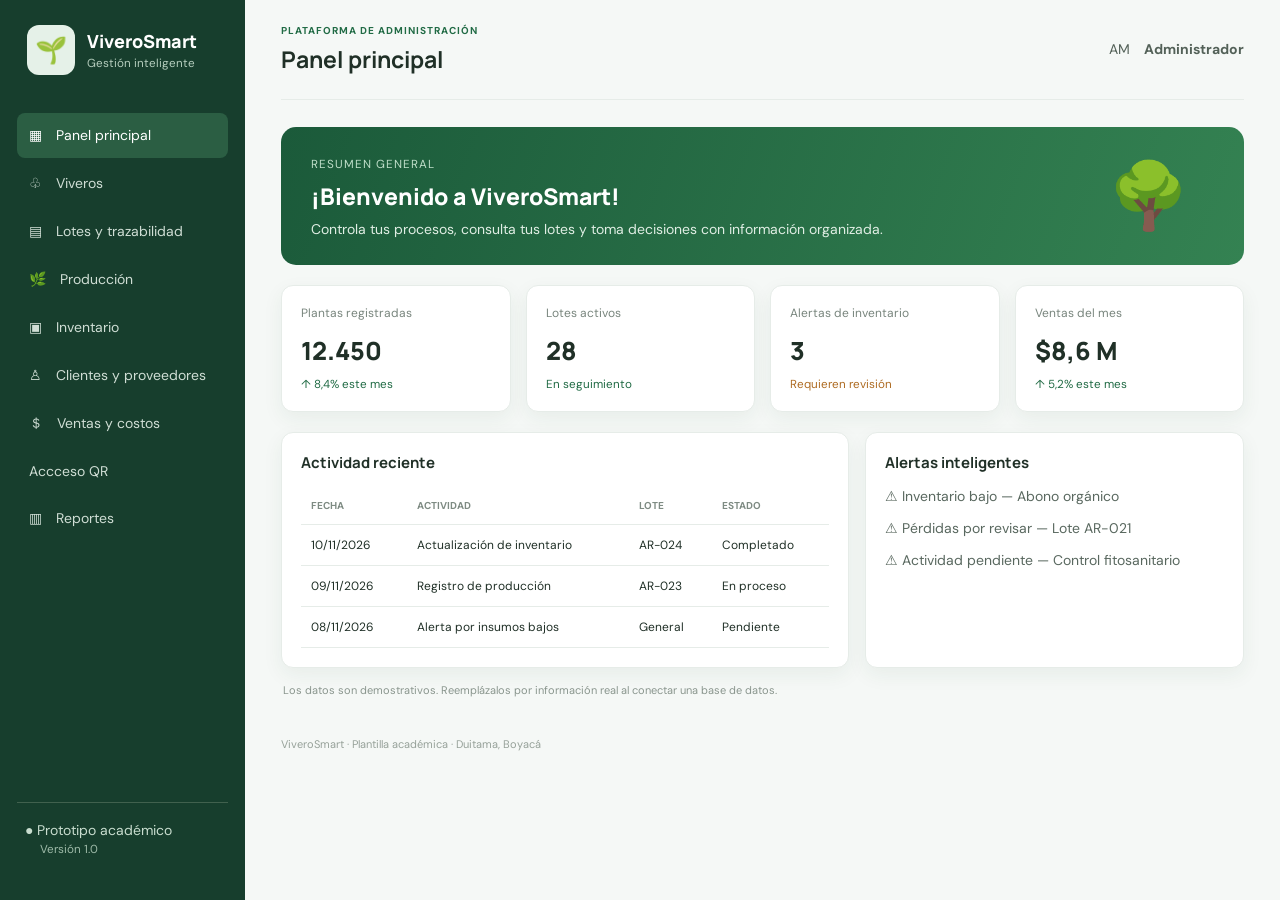
<file: index.html>
<!doctype html>
<html lang="es"><head><meta charset="utf-8"><meta name="viewport" content="width=device-width,initial-scale=1">
<title>ViveroSmart | Gestión de viveros</title><link rel="stylesheet" href="css/styles.css"></head>
<body>
<aside class="sidebar" id="sidebar">
  <div class="brand"><span>🌱</span><div><b>ViveroSmart</b><small>Gestión inteligente</small></div></div>
  <nav>
    <a class="active" href="#inicio" data-page="inicio">▦　Panel principal</a>
    <a href="#viveros" data-page="viveros">♧　Viveros</a>
    <a href="#lotes" data-page="lotes">▤　Lotes y trazabilidad</a>
    <a href="#produccion" data-page="produccion">🌿　Producción</a>
    <a href="#inventario" data-page="inventario">▣　Inventario</a>
    <a href="#clientes" data-page="clientes">♙　Clientes y proveedores</a>
    <a href="#ventas" data-page="ventas">＄　Ventas y costos</a>
    <a href="#Qr" data-page="qr">Accceso QR</a>
    <a href="#reportes" data-page="reportes">▥　Reportes</a>
  </nav><div class="sidefoot">● Prototipo académico<br><small>Versión 1.0</small></div>
</aside>
<main>
<header><button id="menu">☰</button><div><small>PLATAFORMA DE ADMINISTRACIÓN</small><h1 id="heading">Panel principal</h1></div><div class="profile">AM　<b>Administrador</b></div></header>
<section id="inicio" class="page active">
 <div class="hero"><div><small>RESUMEN GENERAL</small><h2>¡Bienvenido a ViveroSmart!</h2><p>Controla tus procesos, consulta tus lotes y toma decisiones con información organizada.</p></div><span>🌳</span></div>
 <div class="stats">
  <article><label>Plantas registradas</label><strong>12.450</strong><small>↑ 8,4% este mes</small></article>
  <article><label>Lotes activos</label><strong>28</strong><small>En seguimiento</small></article>
  <article><label>Alertas de inventario</label><strong>3</strong><small class="warn">Requieren revisión</small></article>
  <article><label>Ventas del mes</label><strong>$8,6 M</strong><small>↑ 5,2% este mes</small></article>
 </div>
 <div class="columns"><article class="panel"><h3>Actividad reciente</h3><table><tr><th>Fecha</th><th>Actividad</th><th>Lote</th><th>Estado</th></tr><tr><td>10/11/2026</td><td>Actualización de inventario</td><td>AR-024</td><td>Completado</td></tr><tr><td>09/11/2026</td><td>Registro de producción</td><td>AR-023</td><td>En proceso</td></tr><tr><td>08/11/2026</td><td>Alerta por insumos bajos</td><td>General</td><td>Pendiente</td></tr></table></article>
 <article class="panel"><h3>Alertas inteligentes</h3><p>⚠ Inventario bajo — Abono orgánico</p><p>⚠ Pérdidas por revisar — Lote AR-021</p><p>⚠ Actividad pendiente — Control fitosanitario</p></article></div>
 <p class="note">Los datos son demostrativos. Reemplázalos por información real al conectar una base de datos.</p>
</section>
<section id="viveros" class="page"><div class="sectionhead"><div><h2>Gestión de viveros</h2><p>Administra las unidades productivas.</p></div> <a href="viveros.html"><button data-demo="vivero" >  ＋ Nuevo vivero</button></a></div><article class="panel"><table><tr><th>Nombre</th><th>Ubicación</th><th>Responsable</th><th>Estado</th></tr><tr><td>Vivero Santa Lucía</td><td>Duitama, Boyacá</td><td>Administrador</td><td>Activo</td></tr><tr><td>Vivero El Robledal</td><td>Duitama, Boyacá</td><td>Encargado</td><td>Activo</td></tr></table></article></section>
<section id="lotes" class="page"><div class="sectionhead"><div><h2>Lotes y trazabilidad</h2><p>Consulta el historial de cada lote de plantas.</p></div> <a href="lote.html"><button data-demo="lote">＋ Registrar lote</button></a></div><article class="panel"><table><tr><th>Código</th><th>Especie</th><th>Variedad</th><th>Cantidad</th><th>Estado</th><th>Pasaporte</th></tr><tr><td>AR-024</td><td>Arándano</td><td>Biloxi</td><td>1.200</td><td>Activo</td><td><button class="light" data-qr="AR-024">Ver QR</button></td></tr><tr><td>AR-023</td><td>Arándano</td><td>Legacy</td><td>850</td><td>En desarrollo</td><td><button class="light" data-qr="AR-023">Ver QR</button></td></tr></table></article></section>
<section id="produccion" class="page"><div class="sectionhead"><div><h2>Producción</h2><p>Registra actividades, cantidades producidas y pérdidas.</p></div> <a href="actividad.html"><button data-demo="actividad">＋ Registrar actividad</button></a></div><div class="stats"><article><label>Plantas producidas</label><strong>2.650</strong></article><article><label>Pérdidas registradas</label><strong>84</strong></article><article><label>Supervivencia estimada</label><strong>96,8%</strong></article></div></section>
<section id="inventario" class="page"><div class="sectionhead"><div><h2>Inventario</h2><p>Controla plantas, insumos y materiales.</p></div><a href="insumo.html"><button data-demo="insumo">＋ Agregar insumo</button></a></div><article class="panel"><table><tr><th>Insumo</th><th>Categoría</th><th>Existencia</th><th>Mínimo</th><th>Estado</th></tr><tr><td>Abono orgánico</td><td>Fertilizante</td><td>4 unidades</td><td>10</td><td class="warn">Bajo</td></tr><tr><td>Bandejas germinadoras</td><td>Material</td><td>45 unidades</td><td>15</td><td>Disponible</td></tr><tr><td>Sustrato</td><td>Insumo</td><td>32 sacos</td><td>10</td><td>Disponible</td></tr></table></article></section>
<section id="clientes" class="page"><div class="sectionhead"><div><h2>Clientes y proveedores</h2><p>Centraliza los contactos comerciales.</p></div><a href="clientes_probedores.html"><button data-demo="contacto">＋ Nuevo contacto</button></a></div><article class="panel empty">♙<h3>Directorio comercial</h3><p>Administra aquí clientes y proveedores.</p></article></section>
<section id="ventas" class="page"><div class="sectionhead"><div><h2>Ventas y costos</h2><p>Consulta operaciones comerciales y costos asociados.</p></div><a href="venta.html"><button data-demo="venta">＋ Registrar venta</button></a></div><div class="stats"><article><label>Ventas del mes</label><strong>$8.600.000</strong></article><article><label>Costos registrados</label><strong>$3.250.000</strong></article><article><label>Saldo estimado</label><strong>$5.350.000</strong></article></div></section>
<section id="qr" class="page"><div class="sectionhead"><div><h2>Acceso a qr</h2><p>Consulta el vivero mediante QR.</p></div><button data-demo="venta">＋ Buscar</button></div><div class="stats"><article><label>Cargar qr</label><strong>Agregar imagen</strong></article></div></section>
<section id="reportes" class="page"><div class="sectionhead"><div><h2>Reportes y análisis</h2><p>Indicadores para apoyar la toma de decisiones.</p></div><button id="print">Imprimir reporte</button></div><article class="panel"><h3>Reportes disponibles</h3><ul><li>Producción por lote</li><li>Existencias y alertas de inventario</li><li>Registro de pérdidas</li><li>Ventas y costos por periodo</li><li>Historial de trazabilidad</li></ul><p class="note">La generación automática requiere conectar la base de datos y desarrollar el backend.</p></article></section>
<footer>ViveroSmart · Plantilla académica · Duitama, Boyacá</footer>
</main><div id="toast"></div><script src="js/app.js"></script></body></html>
</file>
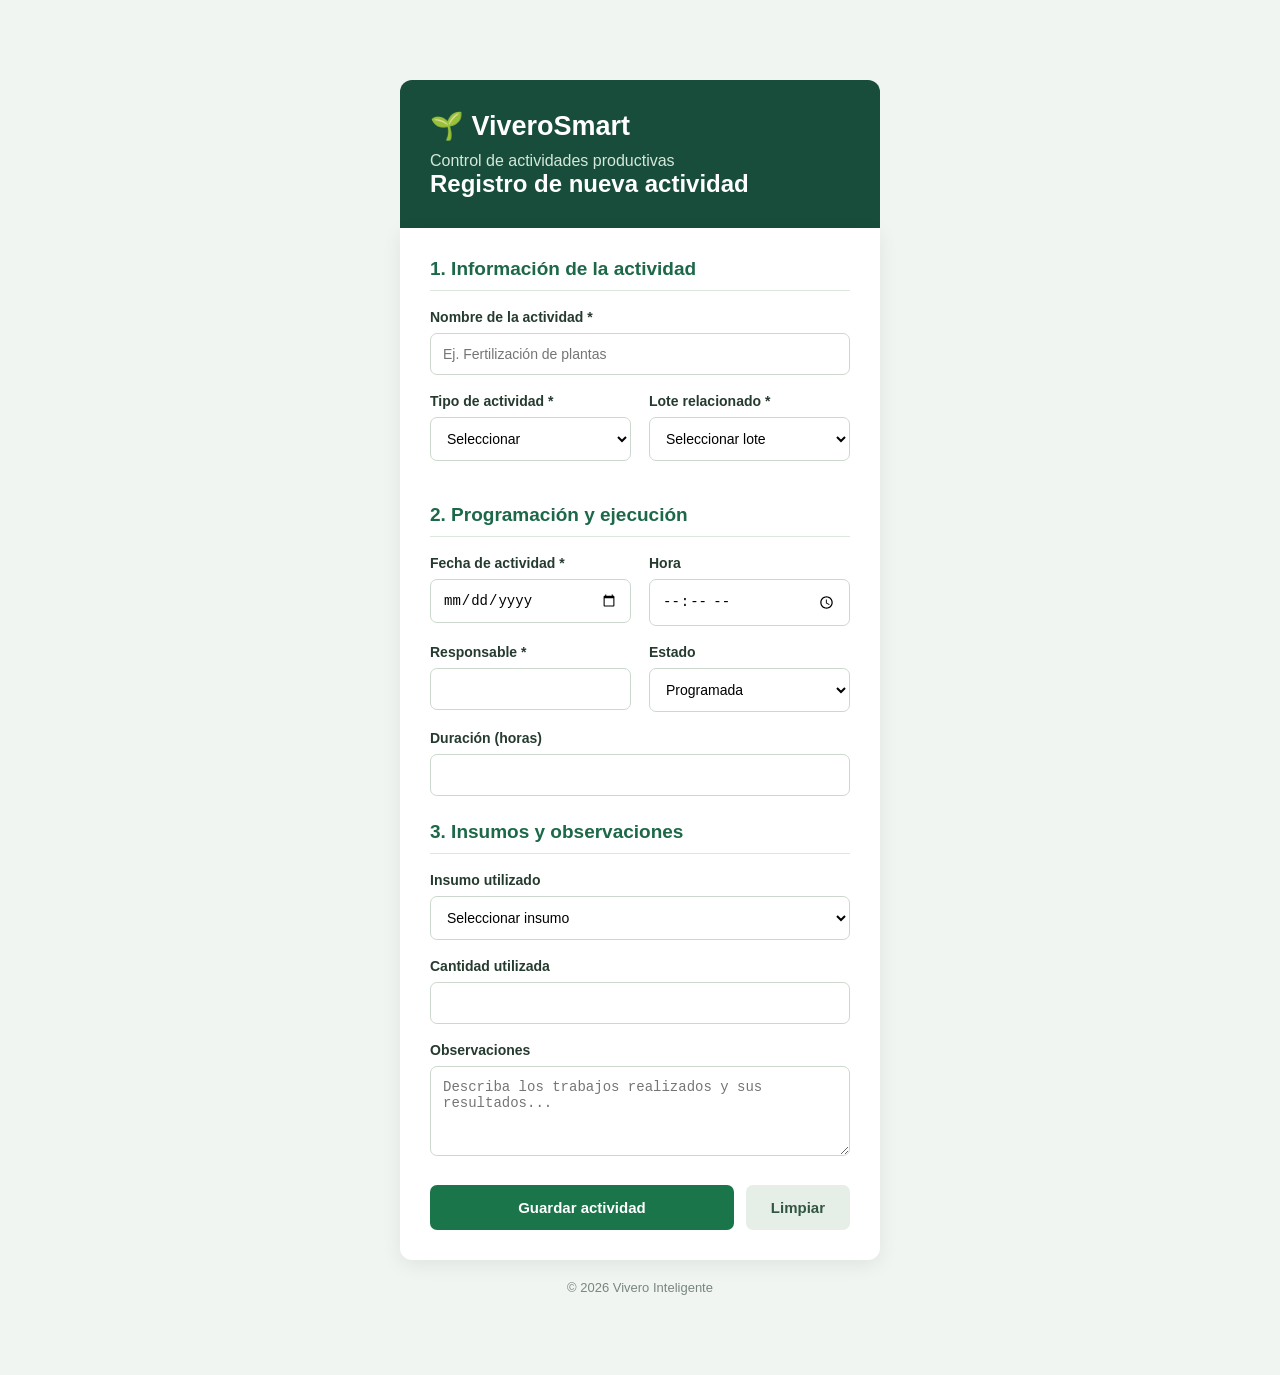
<file: actividad.html>
<!DOCTYPE html>
<html lang="es">
<head>
<meta charset="UTF-8">
<meta name="viewport" content="width=device-width, initial-scale=1.0">
<title>Nueva Actividad - Vivero Inteligente</title>
<link rel="stylesheet" href="css/styles1.css">
</head>
<body>

<div class="contenedor">

<header class="encabezado">
<h1>🌱 ViveroSmart</h1>
<p>Control de actividades productivas</p>
<h2>Registro de nueva actividad</h2>
</header>

<form class="formulario" action="../backend/guardar_actividad.php" method="POST">

<section class="seccion">
<h2>1. Información de la actividad</h2>

<div class="campo">
<label>Nombre de la actividad *</label>
<input type="text" name="nombre_actividad"
placeholder="Ej. Fertilización de plantas" required>
</div>

<div class="fila">
<div class="campo">
<label>Tipo de actividad *</label>
<select name="tipo_actividad" required>
<option value="">Seleccionar</option>
<option>Riego</option>
<option>Fertilización</option>
<option>Poda</option>
<option>Fumigación</option>
<option>Siembra</option>
<option>Trasplante</option>
<option>Control de plagas</option>
<option>Mantenimiento</option>
<option>Otra</option>
</select>
</div>

<div class="campo">
<label>Lote relacionado *</label>
<select name="lote_id" required>
<option value="">Seleccionar lote</option>
</select>
</div>
</div>
</section>

<section class="seccion">
<h2>2. Programación y ejecución</h2>

<div class="fila">
<div class="campo">
<label>Fecha de actividad *</label>
<input type="date" name="fecha" required>
</div>

<div class="campo">
<label>Hora</label>
<input type="time" name="hora">
</div>
</div>

<div class="fila">
<div class="campo">
<label>Responsable *</label>
<input type="text" name="responsable" required>
</div>

<div class="campo">
<label>Estado</label>
<select name="estado">
<option>Programada</option>
<option>En ejecución</option>
<option>Finalizada</option>
<option>Cancelada</option>
</select>
</div>
</div>

<div class="campo">
<label>Duración (horas)</label>
<input type="number" name="duracion" min="0" step="0.5">
</div>
</section>

<section class="seccion">
<h2>3. Insumos y observaciones</h2>

<div class="campo">
<label>Insumo utilizado</label>
<select name="insumo_id">
<option value="">Seleccionar insumo</option>
</select>
</div>

<div class="campo">
<label>Cantidad utilizada</label>
<input type="number" name="cantidad_insumo" min="0" step="0.01">
</div>

<div class="campo">
<label>Observaciones</label>
<textarea name="observaciones"
placeholder="Describa los trabajos realizados y sus resultados..."></textarea>
</div>
</section>

<div class="botones">
<button type="submit" class="registrar">Guardar actividad</button>
<button type="reset" class="limpiar">Limpiar</button>
</div>

</form>

<footer>© 2026 Vivero Inteligente</footer>
</div>
</body>
</html>
</file>
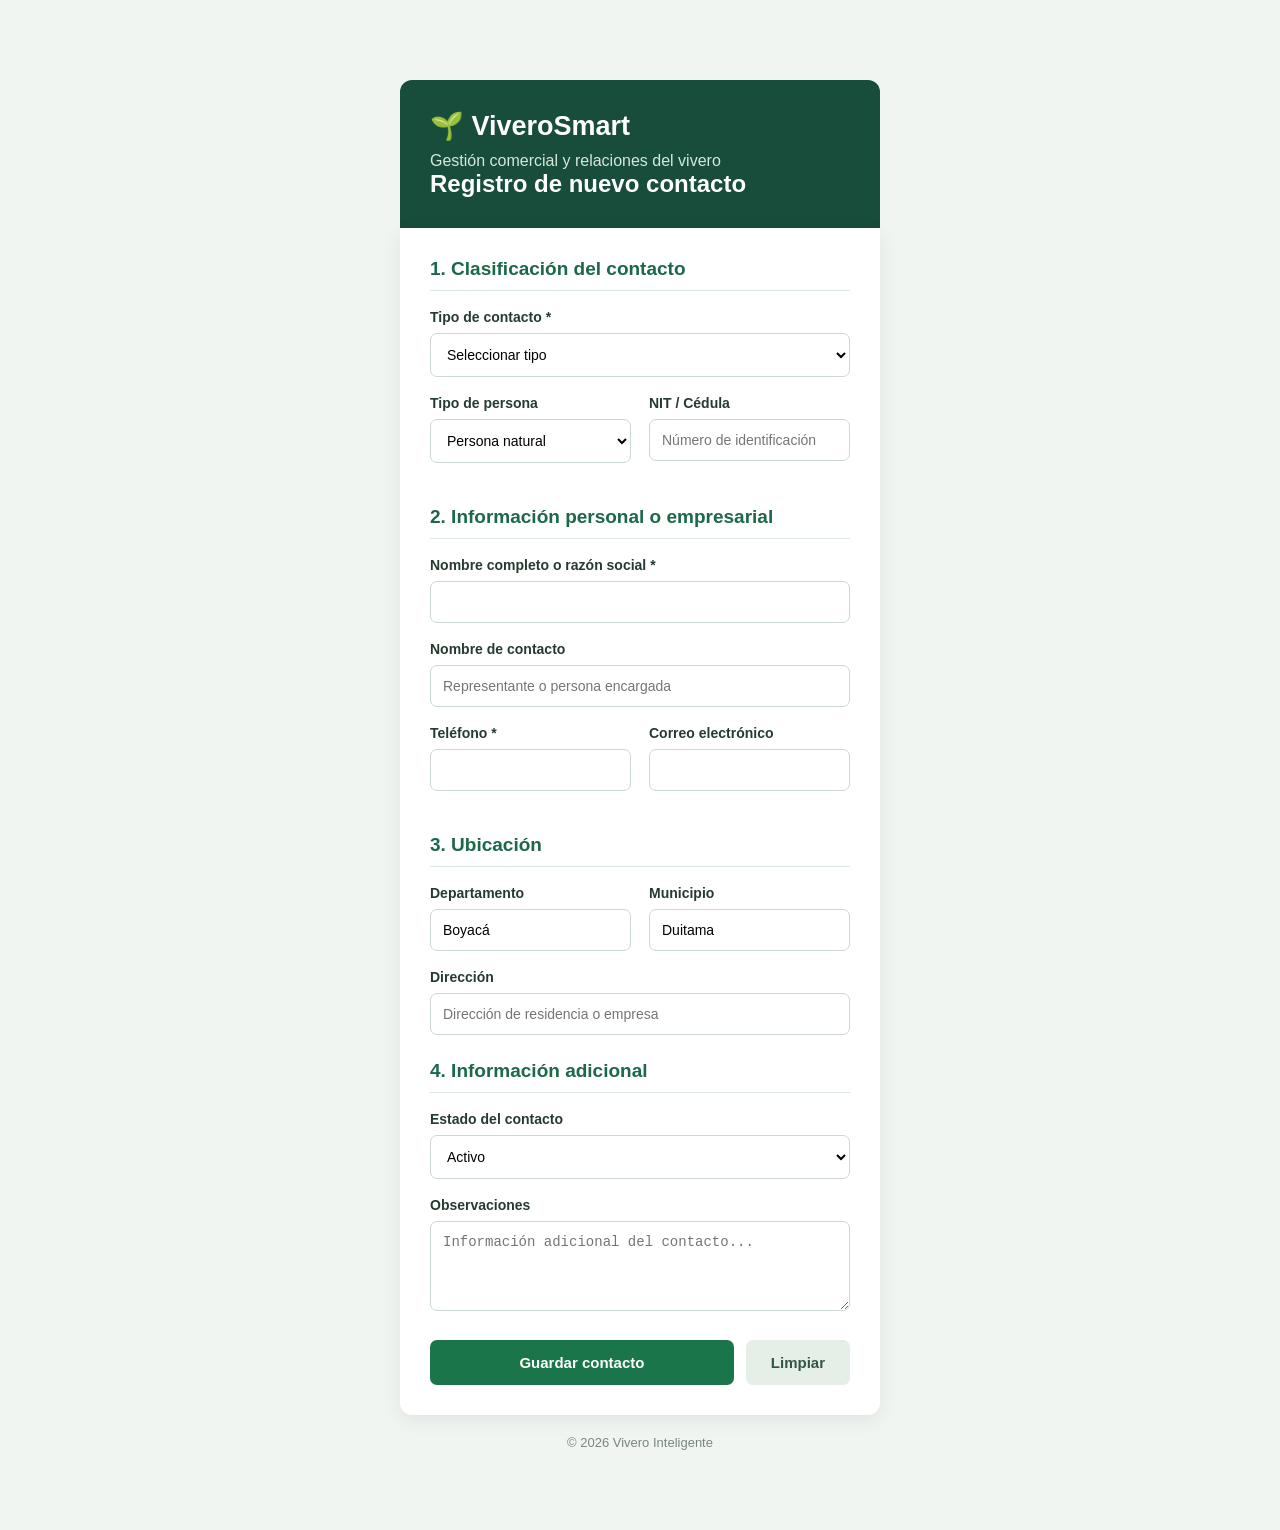
<file: clientes_probedores.html>
<!DOCTYPE html>
<html lang="es">
<head>
<meta charset="UTF-8">
<meta name="viewport" content="width=device-width, initial-scale=1.0">
<title>Nuevo Contacto - Vivero Inteligente</title>
<link rel="stylesheet" href="css/styles1.css">
</head>
<body>

<div class="contenedor">

<header class="encabezado">
<h1>🌱 ViveroSmart</h1>
<p>Gestión comercial y relaciones del vivero</p>
<h2>Registro de nuevo contacto</h2>
</header>

<form class="formulario" action="../backend/guardar_contacto.php" method="POST">

<section class="seccion">
<h2>1. Clasificación del contacto</h2>

<div class="campo">
<label>Tipo de contacto *</label>
<select name="tipo_contacto" required>
<option value="">Seleccionar tipo</option>
<option value="Cliente">Cliente</option>
<option value="Proveedor">Proveedor</option>
</select>
</div>

<div class="fila">
<div class="campo">
<label>Tipo de persona</label>
<select name="tipo_persona">
<option value="Natural">Persona natural</option>
<option value="Juridica">Persona jurídica</option>
</select>
</div>

<div class="campo">
<label>NIT / Cédula</label>
<input type="text" name="identificacion"
placeholder="Número de identificación">
</div>
</div>
</section>

<section class="seccion">
<h2>2. Información personal o empresarial</h2>

<div class="campo">
<label>Nombre completo o razón social *</label>
<input type="text" name="nombre" required>
</div>

<div class="campo">
<label>Nombre de contacto</label>
<input type="text" name="persona_contacto"
placeholder="Representante o persona encargada">
</div>

<div class="fila">
<div class="campo">
<label>Teléfono *</label>
<input type="tel" name="telefono" required>
</div>

<div class="campo">
<label>Correo electrónico</label>
<input type="email" name="correo">
</div>
</div>
</section>

<section class="seccion">
<h2>3. Ubicación</h2>

<div class="fila">
<div class="campo">
<label>Departamento</label>
<input type="text" name="departamento"
value="Boyacá">
</div>

<div class="campo">
<label>Municipio</label>
<input type="text" name="municipio"
value="Duitama">
</div>
</div>

<div class="campo">
<label>Dirección</label>
<input type="text" name="direccion"
placeholder="Dirección de residencia o empresa">
</div>
</section>

<section class="seccion">
<h2>4. Información adicional</h2>

<div class="campo">
<label>Estado del contacto</label>
<select name="estado">
<option value="Activo">Activo</option>
<option value="Inactivo">Inactivo</option>
</select>
</div>

<div class="campo">
<label>Observaciones</label>
<textarea name="observaciones"
placeholder="Información adicional del contacto..."></textarea>
</div>
</section>

<div class="botones">
<button type="submit" class="registrar">Guardar contacto</button>
<button type="reset" class="limpiar">Limpiar</button>
</div>

</form>

<footer>© 2026 Vivero Inteligente</footer>
</div>
</body>
</html>
</file>
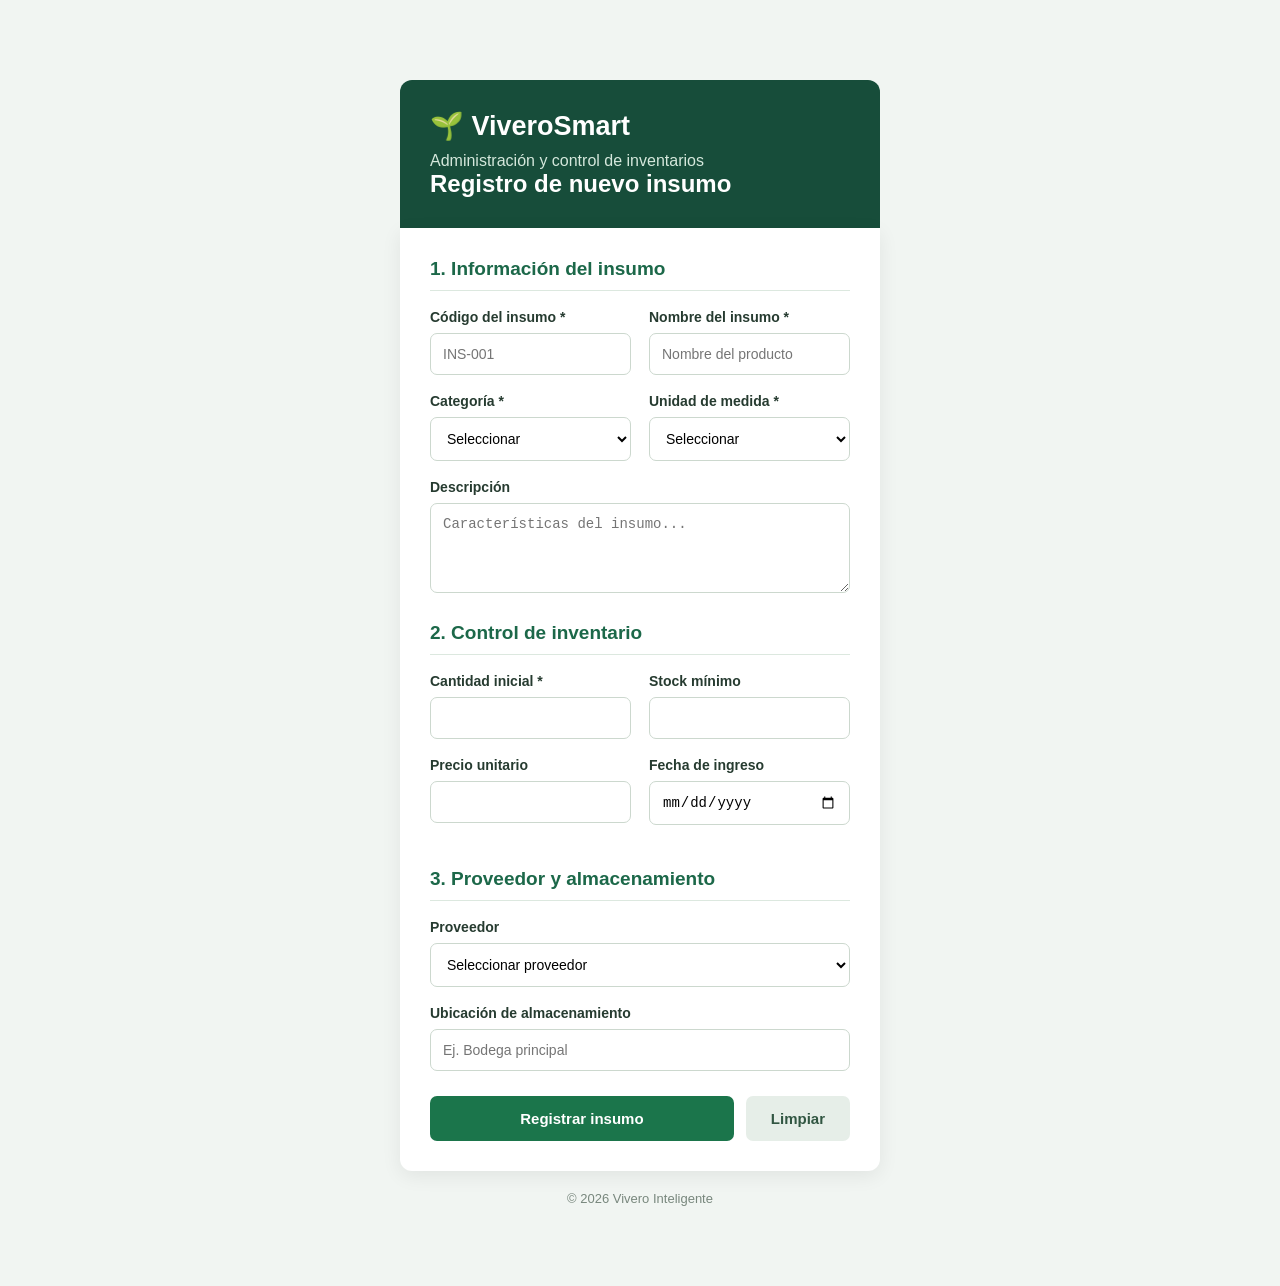
<file: insumo.html>
<!DOCTYPE html>
<html lang="es">
<head>
<meta charset="UTF-8">
<meta name="viewport" content="width=device-width, initial-scale=1.0">
<title>Nuevo Insumo - ViveroSmart</title>
<link rel="stylesheet" href="css/styles1.css">
</head>
<body>

<div class="contenedor">

<header class="encabezado">
<h1>🌱 ViveroSmart</h1>
<p>Administración y control de inventarios</p>
<h2>Registro de nuevo insumo</h2>
</header>

<form class="formulario" action="../backend/guardar_insumo.php" method="POST">

<section class="seccion">
<h2>1. Información del insumo</h2>

<div class="fila">
<div class="campo">
<label>Código del insumo *</label>
<input type="text" name="codigo" placeholder="INS-001" required>
</div>

<div class="campo">
<label>Nombre del insumo *</label>
<input type="text" name="nombre" placeholder="Nombre del producto" required>
</div>
</div>

<div class="fila">
<div class="campo">
<label>Categoría *</label>
<select name="categoria" required>
<option value="">Seleccionar</option>
<option>Fertilizantes</option>
<option>Abonos</option>
<option>Sustratos</option>
<option>Herramientas</option>
<option>Semillas</option>
<option>Bolsas y bandejas</option>
<option>Productos fitosanitarios</option>
<option>Otros</option>
</select>
</div>

<div class="campo">
<label>Unidad de medida *</label>
<select name="unidad" required>
<option value="">Seleccionar</option>
<option>Unidad</option>
<option>Kilogramos</option>
<option>Gramos</option>
<option>Litros</option>
<option>Mililitros</option>
<option>Bultos</option>
<option>Paquetes</option>
</select>
</div>
</div>

<div class="campo">
<label>Descripción</label>
<textarea name="descripcion" placeholder="Características del insumo..."></textarea>
</div>
</section>

<section class="seccion">
<h2>2. Control de inventario</h2>

<div class="fila">
<div class="campo">
<label>Cantidad inicial *</label>
<input type="number" name="cantidad" min="0" step="0.01" required>
</div>

<div class="campo">
<label>Stock mínimo</label>
<input type="number" name="stock_minimo" min="0" step="0.01">
</div>
</div>

<div class="fila">
<div class="campo">
<label>Precio unitario</label>
<input type="number" name="precio" min="0" step="0.01">
</div>

<div class="campo">
<label>Fecha de ingreso</label>
<input type="date" name="fecha_ingreso">
</div>
</div>
</section>

<section class="seccion">
<h2>3. Proveedor y almacenamiento</h2>

<div class="campo">
<label>Proveedor</label>
<select name="proveedor_id">
<option value="">Seleccionar proveedor</option>
</select>
</div>

<div class="campo">
<label>Ubicación de almacenamiento</label>
<input type="text" name="ubicacion"
placeholder="Ej. Bodega principal">
</div>
</section>

<div class="botones">
<button type="submit" class="registrar">Registrar insumo</button>
<button type="reset" class="limpiar">Limpiar</button>
</div>

</form>

<footer>© 2026 Vivero Inteligente</footer>
</div>
</body>
</html>
</file>
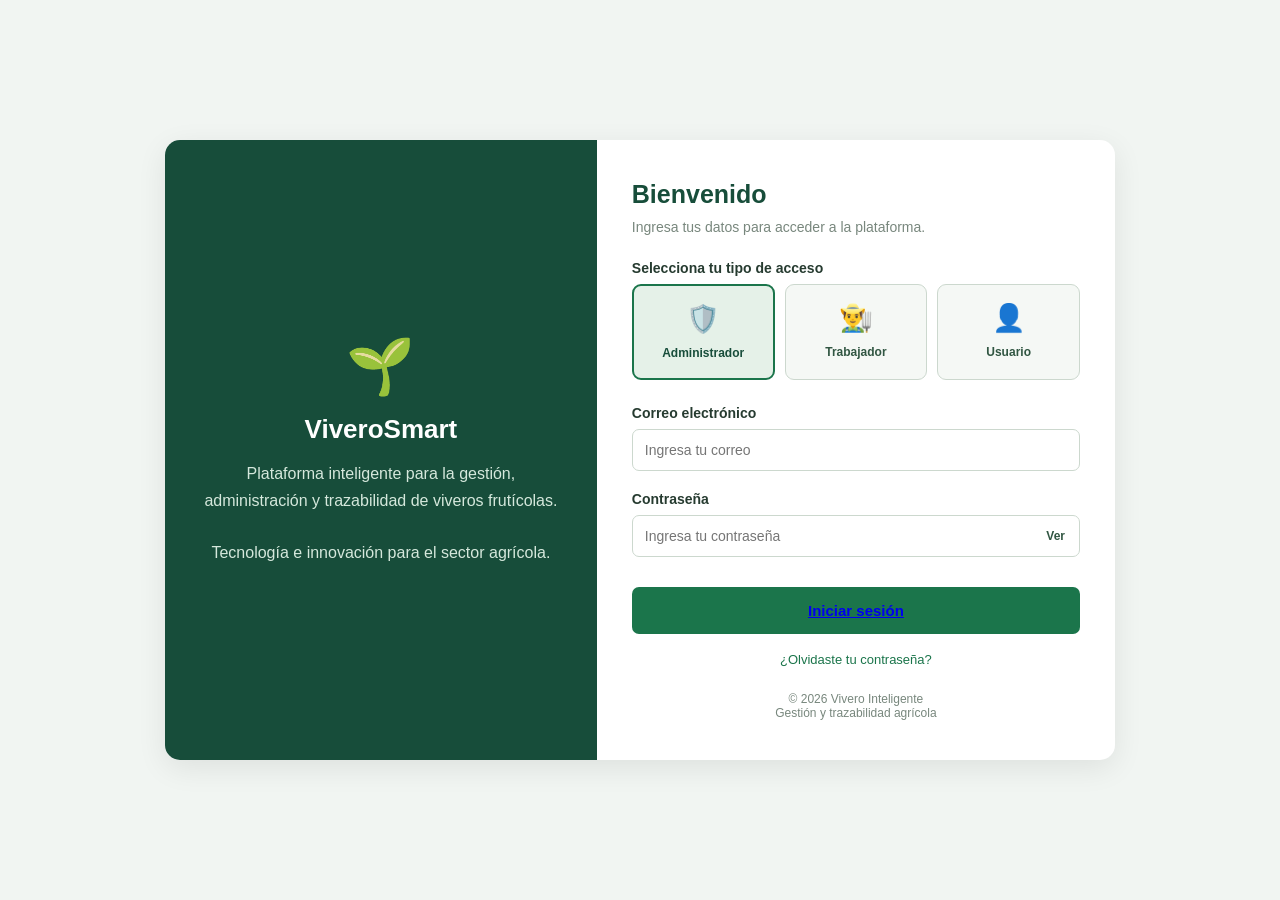
<file: login.html>
<!DOCTYPE html>
<html lang="es">
<head>
<meta charset="UTF-8">
<meta name="viewport" content="width=device-width, initial-scale=1.0">
<title>Iniciar sesión - Vivero Inteligente</title>

<link rel="stylesheet" href="css/styles1.css">

<style>

</style>
</head>

<body>

<div class="login-contenedor">

    <!-- PANEL IZQUIERDO -->
    <div class="login-lateral">

        <div class="logo">🌱</div>

        <h1>ViveroSmart</h1>

        <p>
            Plataforma inteligente para la gestión,
            administración y trazabilidad de viveros frutícolas.
        </p>

        <p style="margin-top:25px;">
            Tecnología e innovación para el sector agrícola.
        </p>

    </div>

    <!-- PANEL DE INGRESO -->
    <div class="login-principal">

        <h2>Bienvenido</h2>

        <p class="descripcion">
            Ingresa tus datos para acceder a la plataforma.
        </p>

        <form action="backend/login.php" method="POST">

            <label>Selecciona tu tipo de acceso</label>

            <div class="roles">

                <div class="rol activo"
                     onclick="seleccionarRol('Administrador', this)">
                    <span class="icono">🛡️</span>
                    <strong>Administrador</strong>
                </div>

                <div class="rol"
                     onclick="seleccionarRol('Trabajador', this)">
                    <span class="icono">👨‍🌾</span>
                    <strong>Trabajador</strong>
                </div>

                <div class="rol"
                     onclick="seleccionarRol('Usuario', this)">
                    <span class="icono">👤</span>
                    <strong>Usuario</strong>
                </div>

            </div>

            <input type="hidden" name="rol"
                   id="rol" value="Administrador">

            <div class="campo">
                <label>Correo electrónico</label>
                <input type="email"
                       name="correo"
                       placeholder="Ingresa tu correo"
                       required>
            </div>

            <div class="campo">
                <label>Contraseña</label>

                <div class="password-contenedor">
                    <input type="password"
                           name="password"
                           id="password"
                           placeholder="Ingresa tu contraseña"
                           required>

                    <button type="button"
                            class="ver-password"
                            onclick="mostrarPassword()">
                        Ver
                    </button>
                </div>
            </div>

            <button type="submit" class="btn-login"  > <a href="index.html">
                Iniciar sesión </a>
            </button>

            <a href="recuperar_password.html"
               class="recuperar">
                ¿Olvidaste tu contraseña?
            </a>

        </form>

        <div class="login-footer">
            © 2026 Vivero Inteligente
            <br>
            Gestión y trazabilidad agrícola
        </div>

    </div>

</div>

<script>

function seleccionarRol(rol, elemento) {

    document.getElementById("rol").value = rol;

    let opciones = document.querySelectorAll(".rol");

    opciones.forEach(function(opcion) {
        opcion.classList.remove("activo");
    });

    elemento.classList.add("activo");
}

function mostrarPassword() {

    let password = document.getElementById("password");

    if (password.type === "password") {
        password.type = "text";
    } else {
        password.type = "password";
    }
}

</script>

</body>
</html>
</file>
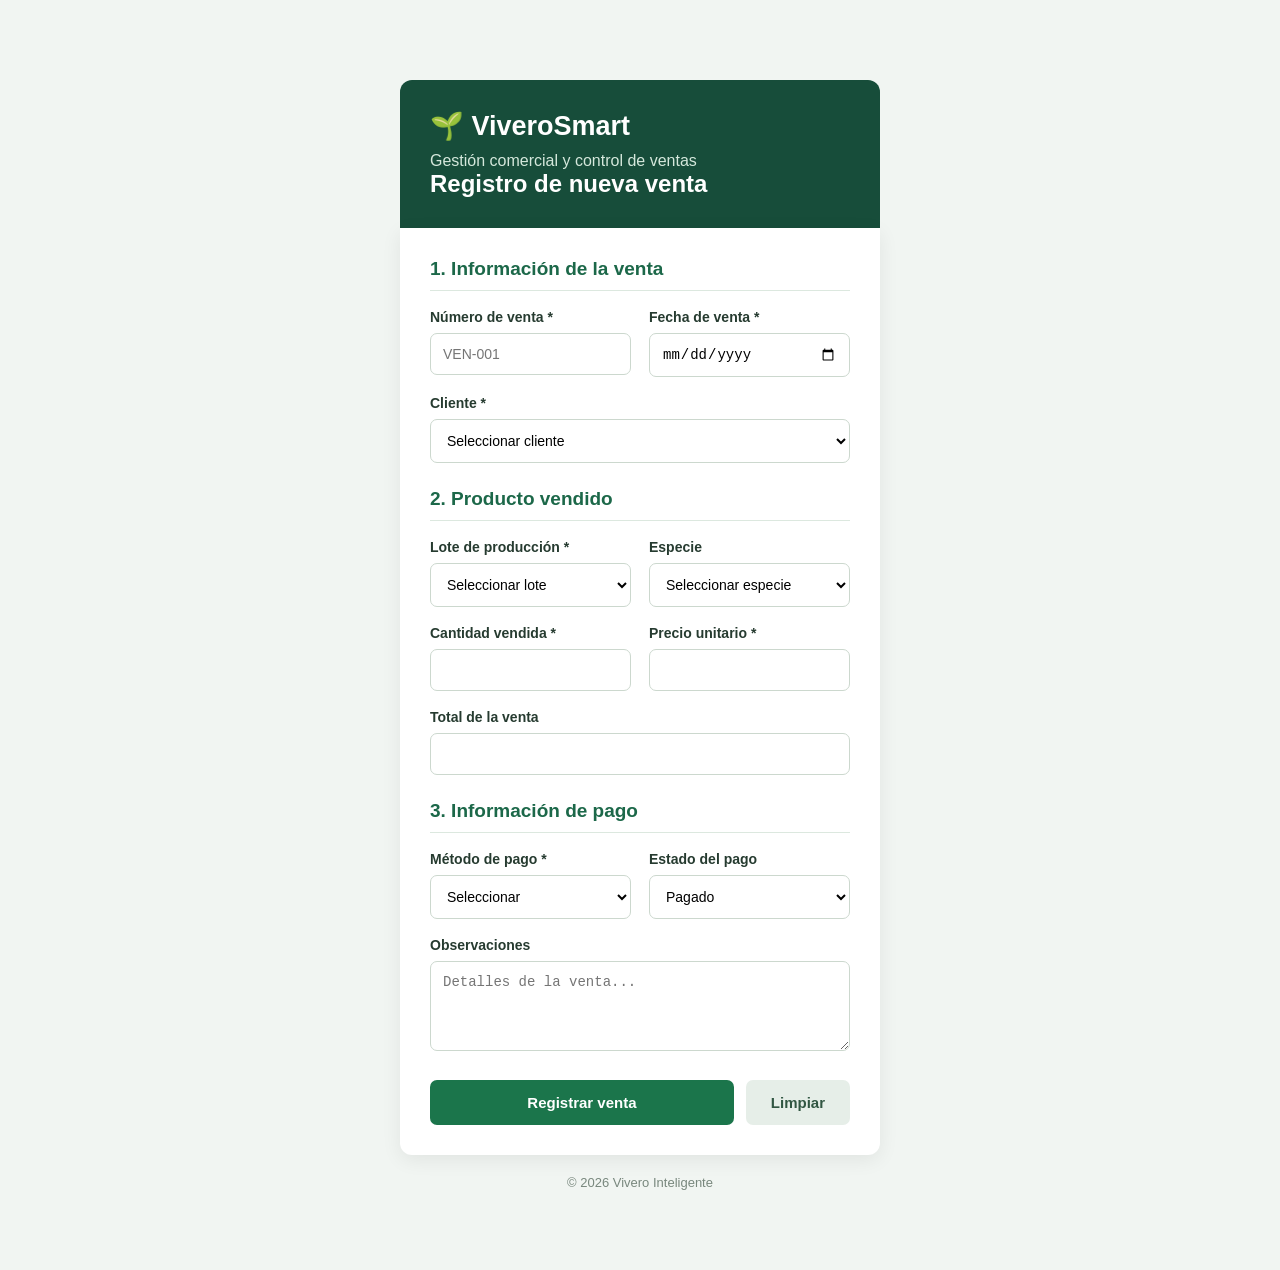
<file: venta.html>
<!DOCTYPE html>
<html lang="es">
<head>
<meta charset="UTF-8">
<meta name="viewport" content="width=device-width, initial-scale=1.0">
<title>Nueva Venta - Vivero Inteligente</title>
<link rel="stylesheet" href="css/styles1.css">
</head>
<body>

<div class="contenedor">

<header class="encabezado">
<h1>🌱 ViveroSmart</h1>
<p>Gestión comercial y control de ventas</p>
<h2>Registro de nueva venta</h2>
</header>

<form class="formulario" action="../backend/guardar_venta.php" method="POST">

<section class="seccion">
<h2>1. Información de la venta</h2>

<div class="fila">
<div class="campo">
<label>Número de venta *</label>
<input type="text" name="numero_venta"
placeholder="VEN-001" required>
</div>

<div class="campo">
<label>Fecha de venta *</label>
<input type="date" name="fecha_venta" required>
</div>
</div>

<div class="campo">
<label>Cliente *</label>
<select name="cliente_id" required>
<option value="">Seleccionar cliente</option>
</select>
</div>
</section>

<section class="seccion">
<h2>2. Producto vendido</h2>

<div class="fila">
<div class="campo">
<label>Lote de producción *</label>
<select name="lote_id" required>
<option value="">Seleccionar lote</option>
</select>
</div>

<div class="campo">
<label>Especie</label>
<select name="especie">
<option value="">Seleccionar especie</option>
<option>Arándano</option>
<option>Fresa</option>
<option>Mora</option>
<option>Frambuesa</option>
<option>Manzana</option>
<option>Durazno</option>
<option>Otra</option>
</select>
</div>
</div>

<div class="fila">
<div class="campo">
<label>Cantidad vendida *</label>
<input type="number" id="cantidad"
name="cantidad" min="1" required>
</div>

<div class="campo">
<label>Precio unitario *</label>
<input type="number" id="precio"
name="precio_unitario" min="0" step="0.01" required>
</div>
</div>

<div class="campo">
<label>Total de la venta</label>
<input type="number" id="total"
name="total" readonly>
</div>
</section>

<section class="seccion">
<h2>3. Información de pago</h2>

<div class="fila">
<div class="campo">
<label>Método de pago *</label>
<select name="metodo_pago" required>
<option value="">Seleccionar</option>
<option>Efectivo</option>
<option>Transferencia bancaria</option>
<option>Consignación</option>
<option>Otro</option>
</select>
</div>

<div class="campo">
<label>Estado del pago</label>
<select name="estado_pago">
<option value="Pagado">Pagado</option>
<option value="Pendiente">Pendiente</option>
<option value="Abono">Pago parcial</option>
</select>
</div>
</div>

<div class="campo">
<label>Observaciones</label>
<textarea name="observaciones"
placeholder="Detalles de la venta..."></textarea>
</div>
</section>

<div class="botones">
<button type="submit" class="registrar">Registrar venta</button>
<button type="reset" class="limpiar">Limpiar</button>
</div>

</form>

<footer>© 2026 Vivero Inteligente</footer>
</div>

<script>
const cantidad = document.getElementById("cantidad");
const precio = document.getElementById("precio");
const total = document.getElementById("total");

function calcularTotal() {
    const unidades = Number(cantidad.value) || 0;
    const valor = Number(precio.value) || 0;

    total.value = (unidades * valor).toFixed(2);
}

cantidad.addEventListener("input", calcularTotal);
precio.addEventListener("input", calcularTotal);

</script>

</body>
</html>
</file>
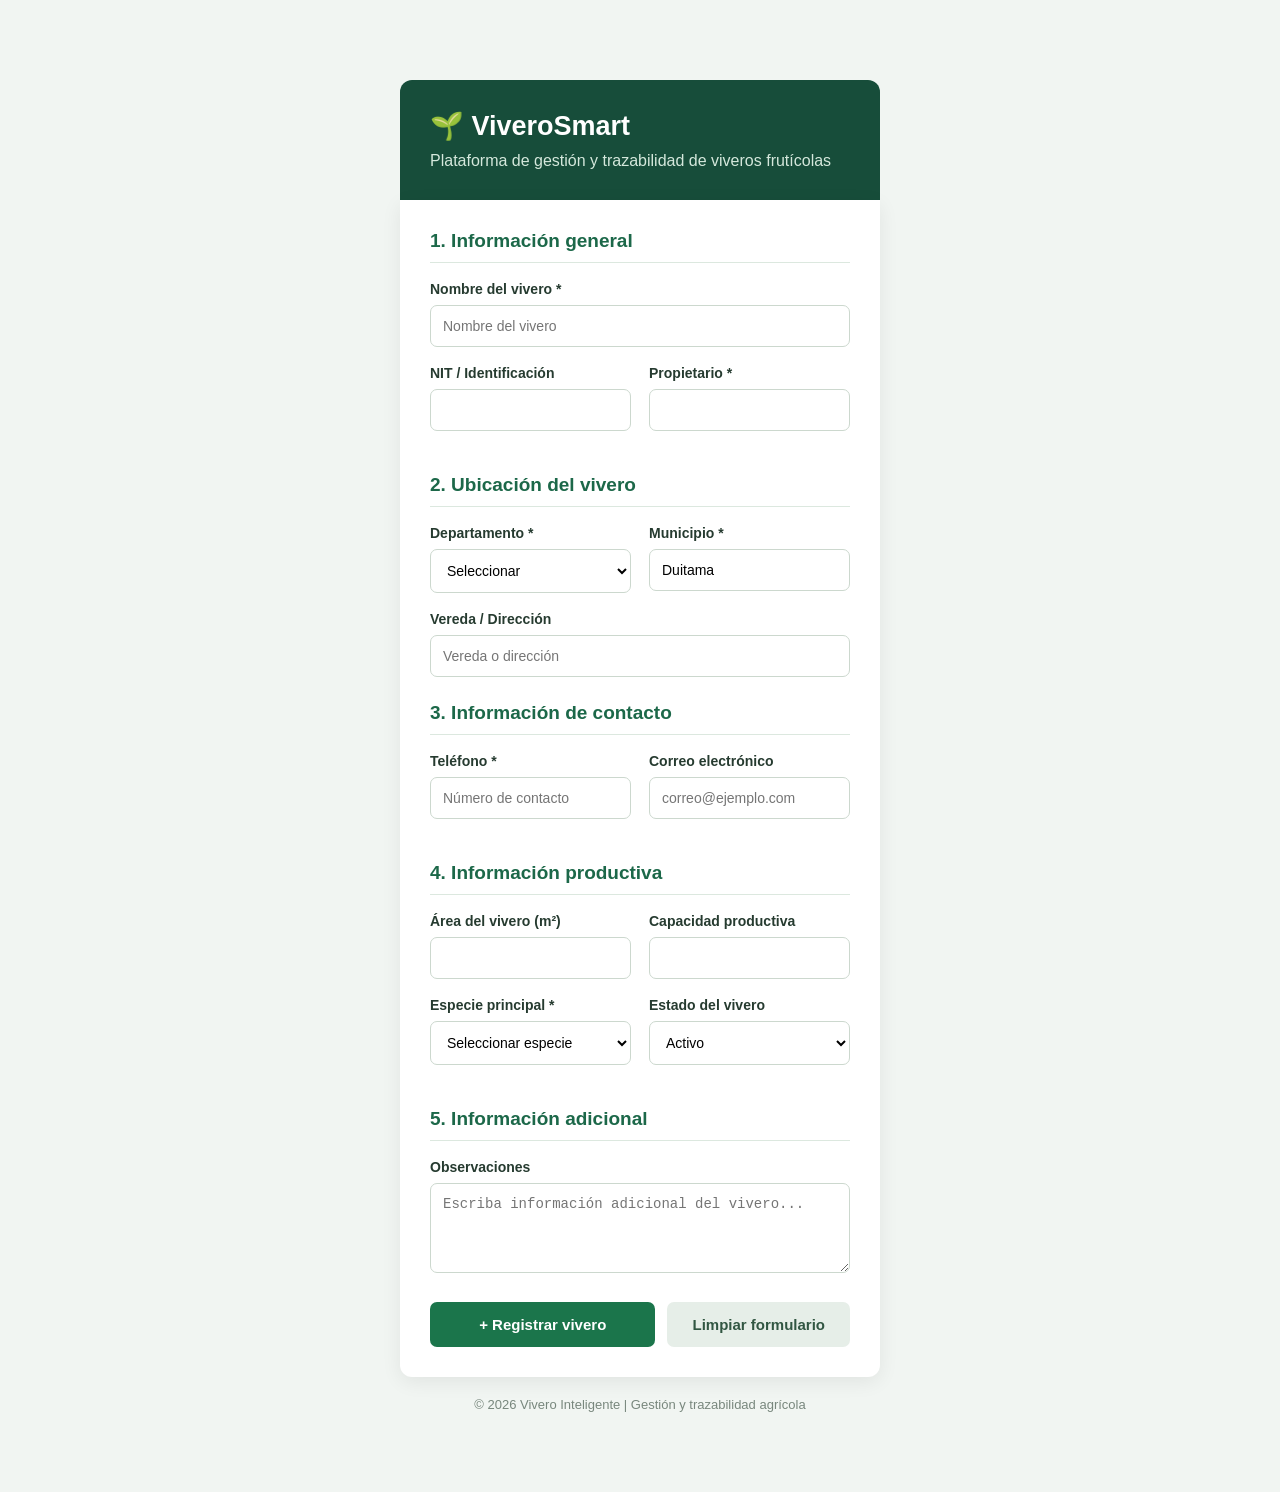
<file: viveros.html>
<!DOCTYPE html>
<html lang="es">
<head>
<meta charset="UTF-8">
<meta name="viewport" content="width=device-width, initial-scale=1.0">
<title>Registro de Viveros</title>
<link rel="stylesheet" href="css/styles1.css">
</head>

<body>

<div class="contenedor">

    <header class="encabezado">
        <h1>🌱 ViveroSmart</h1>
        <p>Plataforma de gestión y trazabilidad de viveros frutícolas</p>
    </header>

    <form class="formulario"
          action="php/guardar_vivero.php"
          method="POST">

        <!-- INFORMACION GENERAL -->
        <section class="seccion">
            <h2>1. Información general</h2>

            <div class="campo">
                <label>Nombre del vivero *</label>
                <input type="text" name="nombre"
                       placeholder="Nombre del vivero"
                       required>
            </div>

            <div class="fila">
                <div class="campo">
                    <label>NIT / Identificación</label>
                    <input type="text" name="nit">
                </div>

                <div class="campo">
                    <label>Propietario *</label>
                    <input type="text" name="propietario"
                           required>
                </div>
            </div>
        </section>

        <!-- UBICACION -->
        <section class="seccion">
            <h2>2. Ubicación del vivero</h2>

            <div class="fila">
                <div class="campo">
                    <label>Departamento *</label>
                    <select name="departamento" required>
                        <option value="">Seleccionar</option>
                        <option value="Boyaca">Boyacá</option>
                    </select>
                </div>

                <div class="campo">
                    <label>Municipio *</label>
                    <input type="text" name="municipio"
                           value="Duitama" required>
                </div>
            </div>

            <div class="campo">
                <label>Vereda / Dirección</label>
                <input type="text" name="direccion"
                       placeholder="Vereda o dirección">
            </div>
        </section>

        <!-- CONTACTO -->
        <section class="seccion">
            <h2>3. Información de contacto</h2>

            <div class="fila">
                <div class="campo">
                    <label>Teléfono *</label>
                    <input type="tel" name="telefono"
                           placeholder="Número de contacto"
                           required>
                </div>

                <div class="campo">
                    <label>Correo electrónico</label>
                    <input type="email" name="correo"
                           placeholder="correo@ejemplo.com">
                </div>
            </div>
        </section>

        <!-- PRODUCCION -->
        <section class="seccion">
            <h2>4. Información productiva</h2>

            <div class="fila">
                <div class="campo">
                    <label>Área del vivero (m²)</label>
                    <input type="number" name="area"
                           min="0" step="0.01">
                </div>

                <div class="campo">
                    <label>Capacidad productiva</label>
                    <input type="number" name="capacidad"
                           min="0">
                </div>
            </div>

            <div class="fila">
                <div class="campo">
                    <label>Especie principal *</label>
                    <select name="especie" required>
                        <option value="">Seleccionar especie</option>
                        <option value="Arandano">Arándano</option>
                        <option value="Fresa">Fresa</option>
                        <option value="Mora">Mora</option>
                        <option value="Frambuesa">Frambuesa</option>
                        <option value="Manzana">Manzana</option>
                        <option value="Durazno">Durazno</option>
                        <option value="Otro">Otra</option>
                    </select>
                </div>

                <div class="campo">
                    <label>Estado del vivero</label>
                    <select name="estado">
                        <option value="Activo">Activo</option>
                        <option value="Inactivo">Inactivo</option>
                        <option value="En desarrollo">En desarrollo</option>
                    </select>
                </div>
            </div>
        </section>

        <!-- OBSERVACIONES -->
        <section class="seccion">
            <h2>5. Información adicional</h2>

            <div class="campo">
                <label>Observaciones</label>
                <textarea name="observaciones"
                    placeholder="Escriba información adicional del vivero..."></textarea>
            </div>
        </section>

        <!-- BOTONES -->
        <div class="botones">
            <button type="submit" class="registrar">
                + Registrar vivero
            </button>

            <button type="reset" class="limpiar">
                Limpiar formulario
            </button>
        </div>

    </form>

    <footer>
        © 2026 Vivero Inteligente |
        Gestión y trazabilidad agrícola
    </footer>

</div>

</body>
</html>
</file>
<file: css/styles.css>
@import url('https://fonts.googleapis.com/css2?family=DM+Sans:wght@400;500;600;700&family=Manrope:wght@600;700;800&display=swap');
:root{--g:#216b45;--dark:#173e2d;--bg:#f5f8f6;--ink:#203027;--muted:#78857d;--line:#e6ece8}*{box-sizing:border-box}body{margin:0;background:var(--bg);color:var(--ink);font:14px 'DM Sans',sans-serif}.sidebar{position:fixed;inset:0 auto 0 0;width:245px;background:var(--dark);color:white;padding:25px 17px;display:flex;flex-direction:column;z-index:4}.brand{display:flex;align-items:center;gap:12px;padding:0 10px 35px}.brand>span{font-size:26px;background:#e5f1e8;border-radius:12px;padding:8px}.brand b{display:block;font:800 18px Manrope}.brand small{color:#b5cdbd}.sidebar nav a{display:block;color:#d0ded5;text-decoration:none;padding:13px 12px;border-radius:8px;margin:3px 0}.sidebar nav a:hover,.sidebar nav a.active{background:#2b5e43;color:white}.sidefoot{margin-top:auto;border-top:1px solid #41614e;padding:18px 8px;color:#c9ddcf}.sidefoot small{padding-left:15px;color:#9ebaa8}main{margin-left:245px;padding:0 36px;max-width:1600px}header{height:100px;border-bottom:1px solid var(--line);display:flex;align-items:center;justify-content:space-between;margin-bottom:27px}header small{color:var(--g);font-weight:700;letter-spacing:1px;font-size:10px}h1{font:700 23px Manrope;margin:5px 0}.profile{color:#536158}.page{display:none}.page.active{display:block}.hero{background:linear-gradient(110deg,#1b5a3a,#348252);border-radius:15px;color:white;padding:27px 30px;display:flex;justify-content:space-between;align-items:center}.hero small{color:#c0dfca;letter-spacing:1px}.hero h2{font:800 23px Manrope;margin:8px 0}.hero p{color:#e0eee4;margin:0}.hero span{font-size:65px;margin-right:25px}.stats{display:grid;grid-template-columns:repeat(4,1fr);gap:15px;margin:20px 0}.stats article,.panel{background:white;border:1px solid var(--line);border-radius:12px;padding:19px;box-shadow:0 7px 20px #234b3510}.stats label{display:block;color:var(--muted);font-size:12px;margin-bottom:12px}.stats strong{display:block;font:800 25px Manrope}.stats small{display:block;color:var(--g);margin-top:8px}.stats .warn,.warn{color:#ae6b22}.columns{display:grid;grid-template-columns:1.5fr 1fr;gap:16px}.panel h3{font:700 15px Manrope;margin:0 0 14px}.panel p{color:#59685f}.panel table{width:100%;border-collapse:collapse;white-space:nowrap}.panel th,.panel td{text-align:left;padding:12px 10px;border-bottom:1px solid var(--line);font-size:12px}.panel th{font-size:10px;color:#7e8b83;text-transform:uppercase}.note{color:#89958d;font-size:11px;margin:15px 2px}.sectionhead{display:flex;justify-content:space-between;align-items:center;margin:8px 0 20px}.sectionhead h2{font:800 21px Manrope;margin:0}.sectionhead p{color:var(--muted);margin:5px 0}.sectionhead button,button{border:0;border-radius:8px;background:var(--g);color:white;padding:11px 14px;font-weight:600;cursor:pointer}.sectionhead button:hover,button:hover{background:#174c34}.sectionhead button.light,button.light{background:#e7f2ea;color:var(--g);padding:6px 9px}.stats:has(article:nth-child(3)):not(:has(article:nth-child(4))){grid-template-columns:repeat(3,1fr)}.empty{text-align:center;padding:45px}.empty h3{margin:10px}footer{padding:25px 0;color:#96a199;font-size:11px}#toast{position:fixed;bottom:22px;right:22px;background:#173e2d;color:white;padding:13px 18px;border-radius:9px;opacity:0;transition:.2s;pointer-events:none}#toast.show{opacity:1}#menu{display:none}
@media(max-width:1000px){main{padding:0 22px}.stats{grid-template-columns:repeat(2,1fr)}.columns{grid-template-columns:1fr}}
@media(max-width:700px){.sidebar{transform:translateX(-100%);transition:.2s}.sidebar.open{transform:translateX(0)}main{margin:0;padding:0 15px}header{height:82px;gap:12px}h1{font-size:18px}#menu{display:block;padding:8px 11px}.profile{font-size:11px}.hero{padding:22px}.hero h2{font-size:19px}.hero span{font-size:42px;margin:0}.stats{gap:9px}.stats article{padding:14px}.stats strong{font-size:21px}.sectionhead{align-items:flex-start;gap:10px}.sectionhead h2{font-size:18px}.sectionhead button{white-space:nowrap;padding:9px}.panel{padding:13px}}
@media print{.sidebar,header button,.sectionhead button{display:none}main{margin:0}.page{display:none!important}.page.active{display:block!important}}
</file>
<file: css/styles1.css>
* {
    margin: 0;
    padding: 0;
    box-sizing: border-box;
}

body {
    font-family: Arial, sans-serif;
    background: #f1f5f2;
    color: #263b30;
}

.contenedor {
    max-width: 900px;
    margin: 40px auto;
    padding: 20px;
}

.encabezado {
    background: #174d3a;
    color: white;
    padding: 30px;
    border-radius: 12px 12px 0 0;
}

.encabezado h1 {
    font-size: 27px;
    margin-bottom: 10px;
}

.encabezado p {
    color: #d5e8dc;
}

.formulario {
    background: white;
    padding: 30px;
    border-radius: 0 0 12px 12px;
    box-shadow: 0 5px 20px #00000012;
}

.seccion {
    margin-bottom: 25px;
}

.seccion h2 {
    color: #1c6849;
    font-size: 19px;
    margin-bottom: 18px;
    padding-bottom: 10px;
    border-bottom: 1px solid #dce8df;
}

.fila {
    display: grid;
    grid-template-columns: 1fr 1fr;
    gap: 18px;
}

.campo {
    margin-bottom: 18px;
}

label {
    display: block;
    font-weight: bold;
    font-size: 14px;
    margin-bottom: 8px;
}

input, select, textarea {
    width: 100%;
    padding: 12px;
    border: 1px solid #ccd8ce;
    border-radius: 7px;
    font-size: 14px;
    outline: none;
    background: #fff;
}

input:focus, select:focus, textarea:focus {
    border-color: #278454;
    box-shadow: 0 0 0 2px #27845420;
}

textarea {
    resize: vertical;
    min-height: 90px;
}

.botones {
    display: flex;
    gap: 12px;
    margin-top: 25px;
}

button {
    padding: 14px 25px;
    border: none;
    border-radius: 7px;
    cursor: pointer;
    font-size: 15px;
    font-weight: bold;
}

.registrar {
    background: #1b754b;
    color: white;
    flex: 1;
}

.registrar:hover {
    background: #125b38;
}

.limpiar {
    background: #e6eee8;
    color: #315642;
}

footer {
    text-align: center;
    margin-top: 20px;
    color: #78877d;
    font-size: 13px;
}

@media(max-width: 600px) {
    .contenedor {
        margin: 10px auto;
        padding: 10px;
    }

    .fila {
        grid-template-columns: 1fr;
        gap: 0;
    }

    .formulario {
        padding: 20px;
    }

    .botones {
        flex-direction: column;
    }
}

body {
    min-height: 100vh;
    display: flex;
    align-items: center;
    justify-content: center;
    padding: 20px;
}

.login-contenedor {
    width: 100%;
    max-width: 950px;
    display: grid;
    grid-template-columns: 1fr 1.2fr;
    background: white;
    border-radius: 15px;
    overflow: hidden;
    box-shadow: 0 8px 30px #00000015;
}

.login-lateral {
    background: #174d3a;
    color: white;
    padding: 45px 30px;
    display: flex;
    flex-direction: column;
    justify-content: center;
    text-align: center;
}

.logo {
    font-size: 55px;
    margin-bottom: 15px;
}

.login-lateral h1 {
    font-size: 26px;
    margin-bottom: 15px;
}

.login-lateral p {
    color: #d5e8dc;
    line-height: 1.7;
}

.login-principal {
    padding: 40px 35px;
}

.login-principal h2 {
    color: #174d3a;
    margin-bottom: 10px;
    font-size: 25px;
}

.descripcion {
    color: #78877d;
    margin-bottom: 25px;
    font-size: 14px;
}

.roles {
    display: grid;
    grid-template-columns: repeat(3, 1fr);
    gap: 10px;
    margin-bottom: 25px;
}

.rol {
    background: #f5f8f5;
    border: 1px solid #ccd8ce;
    border-radius: 9px;
    padding: 17px 5px;
    text-align: center;
    cursor: pointer;
    transition: .2s;
    color: #315642;
}

.rol:hover {
    border-color: #278454;
    background: #eaf4ec;
}

.rol.activo {
    border: 2px solid #1b754b;
    background: #e5f1e8;
    color: #174d3a;
}

.rol .icono {
    display: block;
    font-size: 27px;
    margin-bottom: 8px;
}

.rol strong {
    font-size: 12px;
}

.login-principal .campo {
    margin-bottom: 20px;
}

.password-contenedor {
    position: relative;
}

.password-contenedor input {
    padding-right: 55px;
}

.ver-password {
    position: absolute;
    right: 10px;
    top: 50%;
    transform: translateY(-50%);
    padding: 5px;
    background: transparent;
    color: #315642;
    font-size: 12px;
}

.btn-login {
    width: 100%;
    background: #1b754b;
    color: white;
    padding: 15px;
    margin-top: 10px;
}

.btn-login:hover {
    background: #125b38;
}

.recuperar {
    display: block;
    text-align: center;
    color: #1b754b;
    text-decoration: none;
    font-size: 13px;
    margin-top: 18px;
}

.login-footer {
    text-align: center;
    font-size: 12px;
    color: #78877d;
    margin-top: 25px;
}

@media(max-width: 700px) {
    .login-contenedor {
        grid-template-columns: 1fr;
    }

    .login-lateral {
        padding: 25px;
    }

    .logo {
        font-size: 40px;
    }

    .login-principal {
        padding: 30px 20px;
    }
}

@media(max-width: 380px) {
    .roles {
        grid-template-columns: 1fr;
    }
}
</file>
